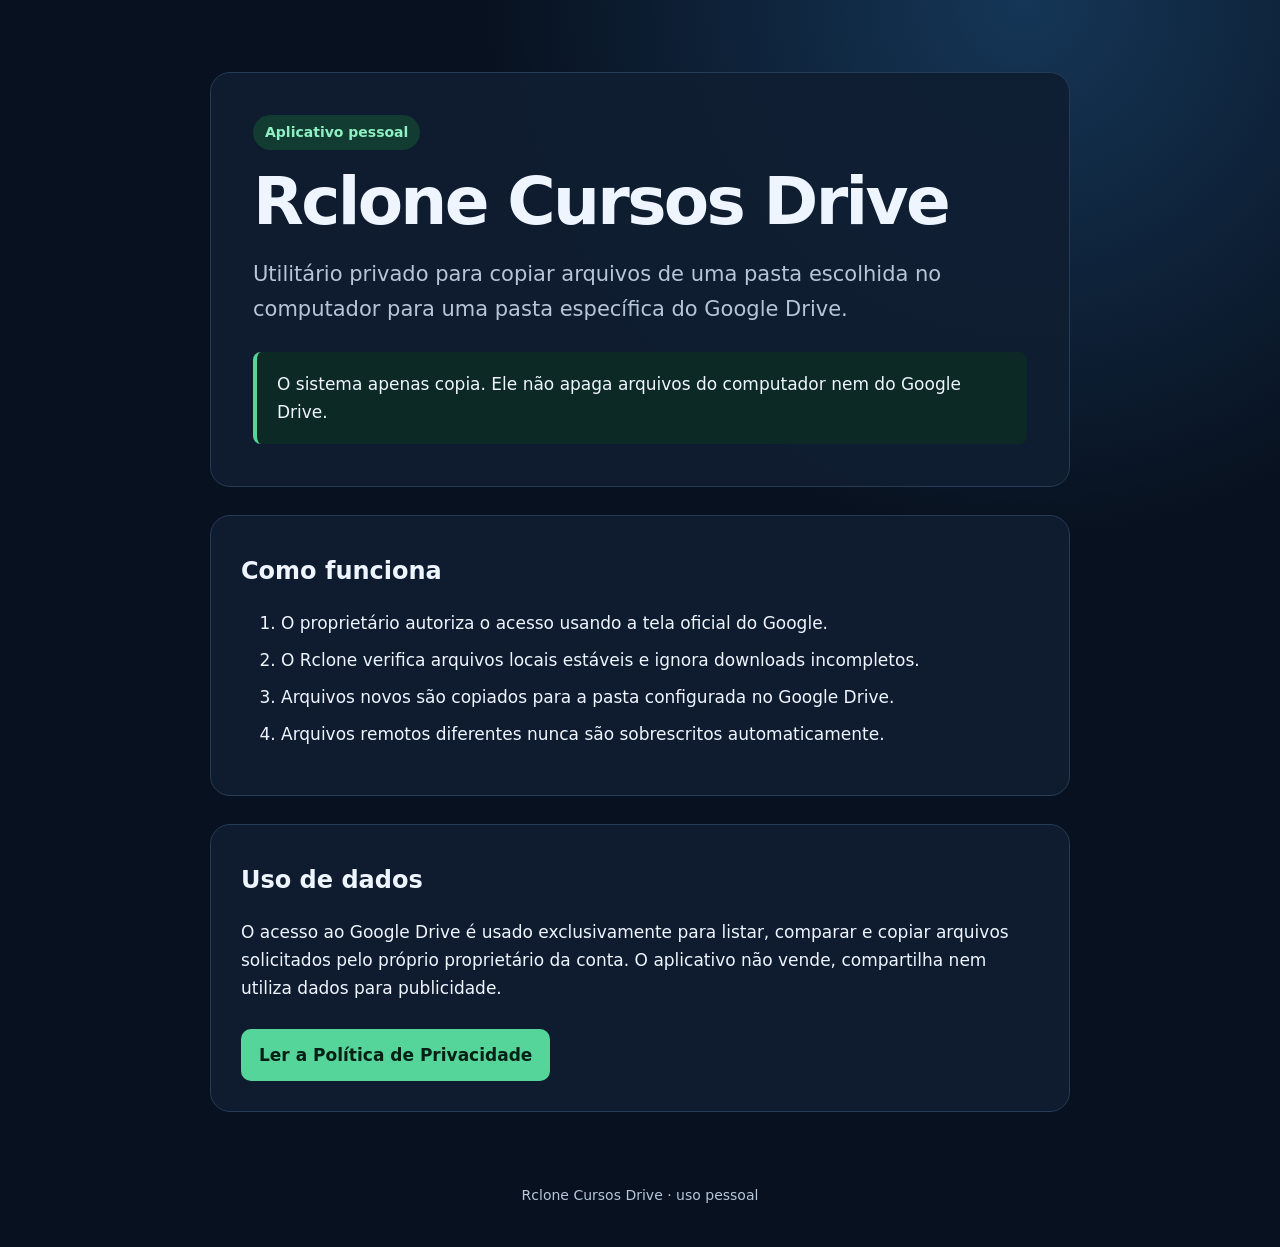
<file: index.html>
<!doctype html>
<html lang="pt-BR">
<head>
  <meta charset="utf-8">
  <meta name="viewport" content="width=device-width, initial-scale=1">
  <meta name="description" content="Página oficial do aplicativo pessoal Rclone Cursos Drive.">
  <title>Rclone Cursos Drive</title>
  <link rel="stylesheet" href="style.css">
</head>
<body>
  <main>
    <section class="hero">
      <span class="badge">Aplicativo pessoal</span>
      <h1>Rclone Cursos Drive</h1>
      <p class="lead">Utilitário privado para copiar arquivos de uma pasta escolhida no computador para uma pasta específica do Google Drive.</p>
      <div class="notice">O sistema apenas copia. Ele não apaga arquivos do computador nem do Google Drive.</div>
    </section>

    <section>
      <h2>Como funciona</h2>
      <ol>
        <li>O proprietário autoriza o acesso usando a tela oficial do Google.</li>
        <li>O Rclone verifica arquivos locais estáveis e ignora downloads incompletos.</li>
        <li>Arquivos novos são copiados para a pasta configurada no Google Drive.</li>
        <li>Arquivos remotos diferentes nunca são sobrescritos automaticamente.</li>
      </ol>
    </section>

    <section>
      <h2>Uso de dados</h2>
      <p>O acesso ao Google Drive é usado exclusivamente para listar, comparar e copiar arquivos solicitados pelo próprio proprietário da conta. O aplicativo não vende, compartilha nem utiliza dados para publicidade.</p>
      <a class="button" href="privacidade.html">Ler a Política de Privacidade</a>
    </section>
  </main>
  <footer>Rclone Cursos Drive · uso pessoal</footer>
</body>
</html>
</file>
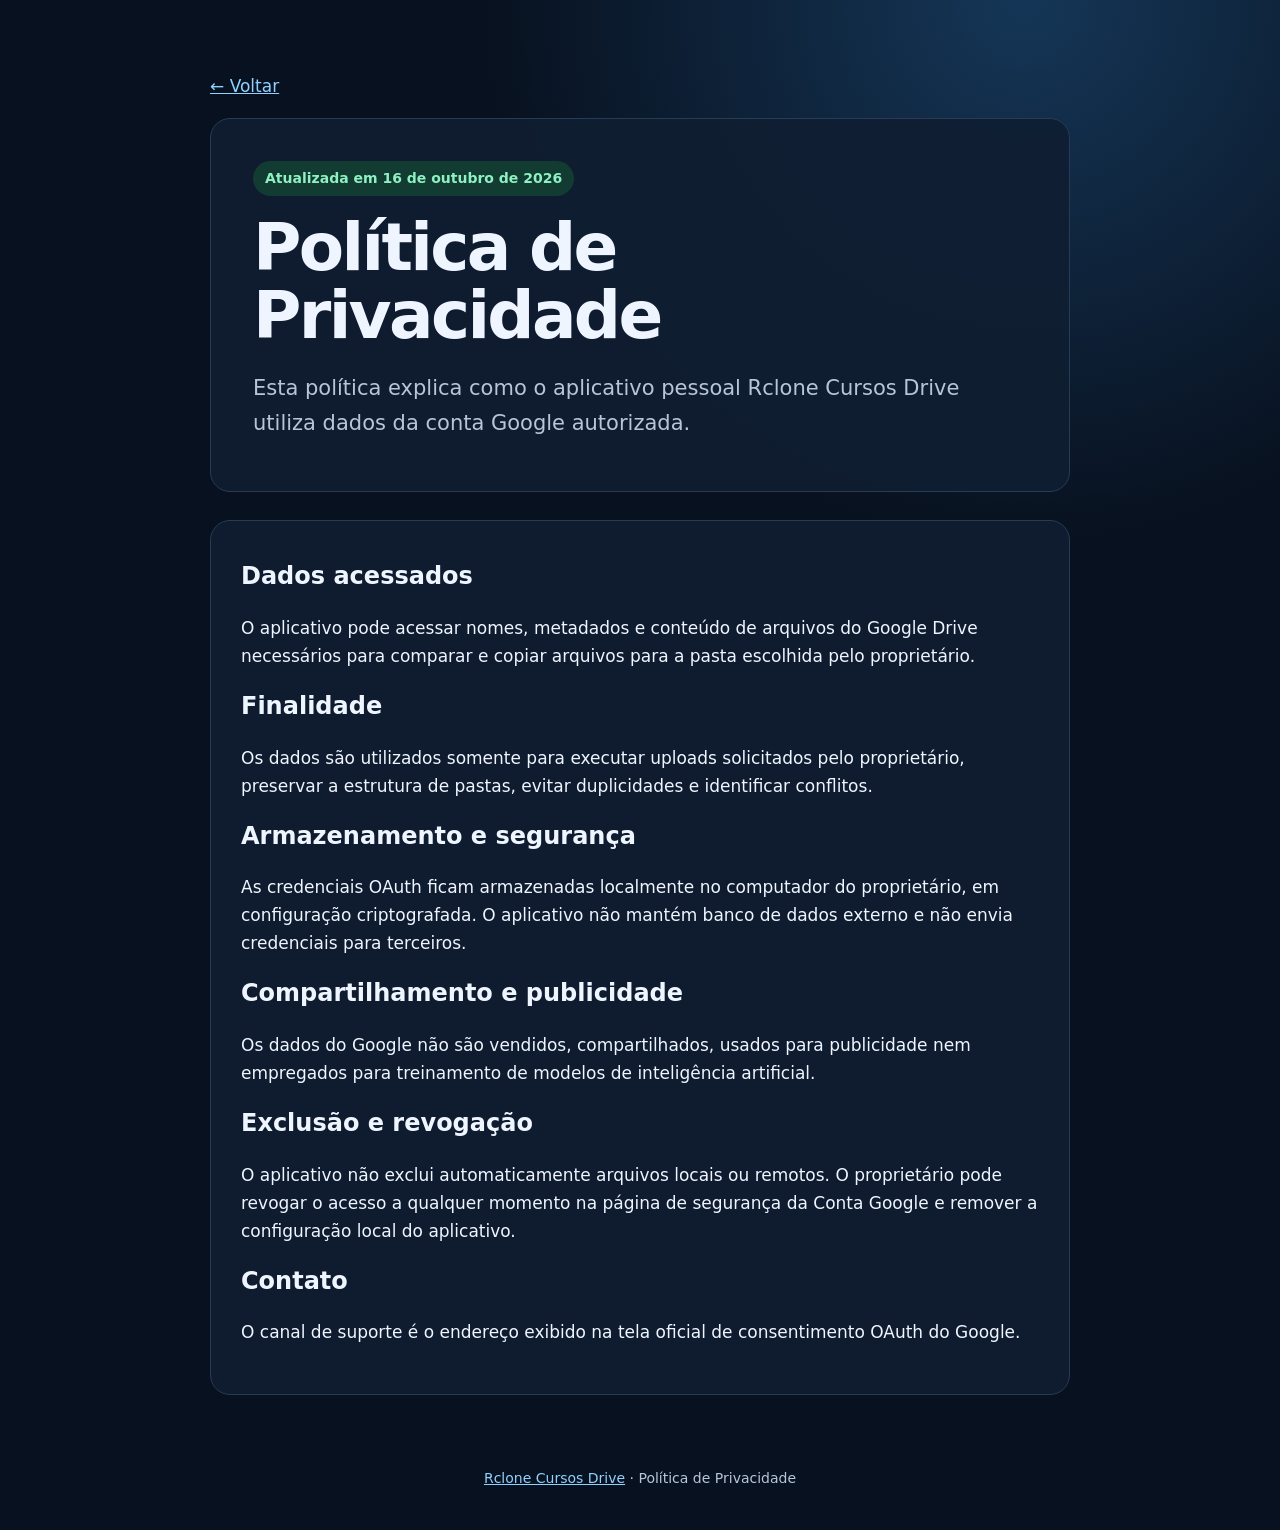
<file: privacidade.html>
<!doctype html>
<html lang="pt-BR">
<head>
  <meta charset="utf-8">
  <meta name="viewport" content="width=device-width, initial-scale=1">
  <meta name="description" content="Política de Privacidade do Rclone Cursos Drive.">
  <title>Política de Privacidade · Rclone Cursos Drive</title>
  <link rel="stylesheet" href="style.css">
</head>
<body>
  <main>
    <a class="back" href="index.html">← Voltar</a>
    <section class="hero compact">
      <span class="badge">Atualizada em 16 de outubro de 2026</span>
      <h1>Política de Privacidade</h1>
      <p class="lead">Esta política explica como o aplicativo pessoal Rclone Cursos Drive utiliza dados da conta Google autorizada.</p>
    </section>

    <section>
      <h2>Dados acessados</h2>
      <p>O aplicativo pode acessar nomes, metadados e conteúdo de arquivos do Google Drive necessários para comparar e copiar arquivos para a pasta escolhida pelo proprietário.</p>

      <h2>Finalidade</h2>
      <p>Os dados são utilizados somente para executar uploads solicitados pelo proprietário, preservar a estrutura de pastas, evitar duplicidades e identificar conflitos.</p>

      <h2>Armazenamento e segurança</h2>
      <p>As credenciais OAuth ficam armazenadas localmente no computador do proprietário, em configuração criptografada. O aplicativo não mantém banco de dados externo e não envia credenciais para terceiros.</p>

      <h2>Compartilhamento e publicidade</h2>
      <p>Os dados do Google não são vendidos, compartilhados, usados para publicidade nem empregados para treinamento de modelos de inteligência artificial.</p>

      <h2>Exclusão e revogação</h2>
      <p>O aplicativo não exclui automaticamente arquivos locais ou remotos. O proprietário pode revogar o acesso a qualquer momento na página de segurança da Conta Google e remover a configuração local do aplicativo.</p>

      <h2>Contato</h2>
      <p>O canal de suporte é o endereço exibido na tela oficial de consentimento OAuth do Google.</p>
    </section>
  </main>
  <footer><a href="index.html">Rclone Cursos Drive</a> · Política de Privacidade</footer>
</body>
</html>
</file>
<file: style.css>
:root {
  color-scheme: dark;
  --bg: #08111f;
  --panel: #101e31;
  --text: #eef5ff;
  --muted: #b7c5d8;
  --accent: #56d59b;
  --line: #263b55;
}

* { box-sizing: border-box; }
body {
  margin: 0;
  min-height: 100vh;
  font: 17px/1.65 system-ui, -apple-system, "Segoe UI", sans-serif;
  color: var(--text);
  background: radial-gradient(circle at 80% 0%, #153657 0, transparent 34rem), var(--bg);
}
main { width: min(860px, calc(100% - 40px)); margin: 0 auto; padding: 72px 0 44px; }
section { margin-bottom: 28px; padding: 30px; border: 1px solid var(--line); border-radius: 20px; background: color-mix(in srgb, var(--panel) 92%, transparent); }
.hero { padding: 42px; }
.hero.compact { padding-bottom: 30px; }
.badge { display: inline-block; padding: 6px 12px; border-radius: 999px; background: #123b31; color: #8ff0c3; font-size: 14px; font-weight: 700; }
h1 { margin: 18px 0 8px; font-size: clamp(38px, 8vw, 66px); line-height: 1.03; letter-spacing: -0.04em; }
h2 { margin: 6px 0 12px; font-size: 24px; }
.lead { max-width: 720px; color: var(--muted); font-size: 21px; }
.notice { margin-top: 26px; padding: 18px 20px; border-left: 4px solid var(--accent); border-radius: 8px; background: #0c2925; }
li + li { margin-top: 9px; }
a { color: #8fd2ff; }
.button { display: inline-block; margin-top: 10px; padding: 12px 18px; border-radius: 10px; background: var(--accent); color: #062015; text-decoration: none; font-weight: 800; }
.back { display: inline-block; margin-bottom: 18px; }
footer { padding: 0 20px 40px; text-align: center; color: var(--muted); font-size: 14px; }
@media (max-width: 600px) { main { padding-top: 28px; } section, .hero { padding: 22px; } }
</file>
